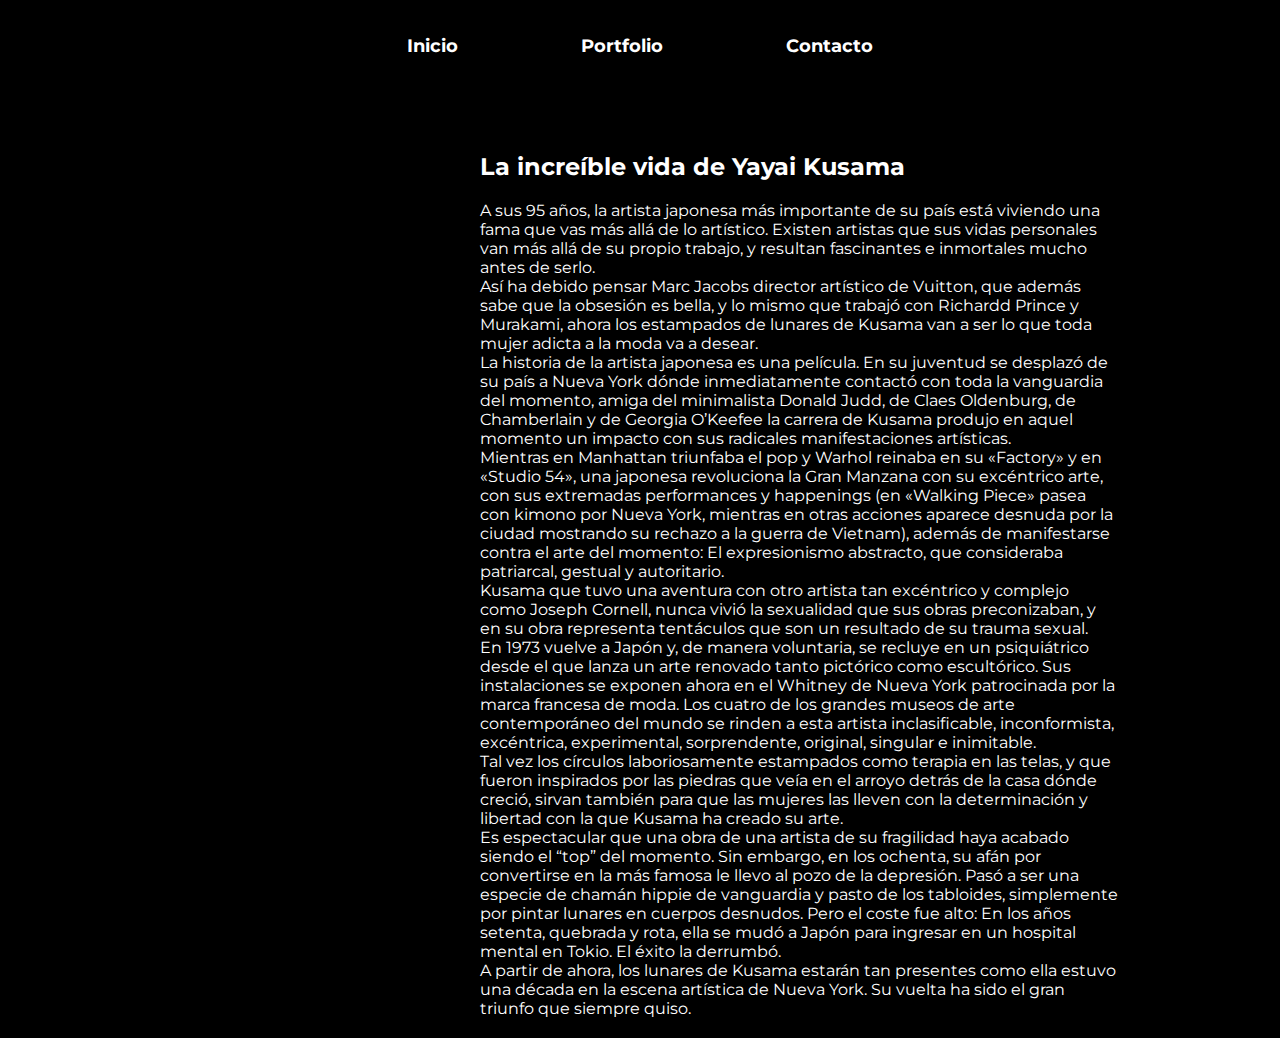
<file: biografia.html>
<!DOCTYPE html>
<html lang="es">

<head>
    <meta charset="UTF-8">
    <meta name="viewport" content="width=device-width, initial-scale=1.0">
    <title>Ejercicio web personal</title>
    <link rel="stylesheet" href="web_personal.css">
    <link rel="preconnect" href="https://fonts.googleapis.com">
    <link rel="preconnect" href="https://fonts.gstatic.com" crossorigin>
    <link href="https://fonts.googleapis.com/css2?family=Montserrat:ital,wght@0,100..900;1,100..900&display=swap"
        rel="stylesheet">
    <link rel="stylesheet" href="web_personal.css">
</head>

<body>

    <nav class="bio">
        <div class="nav_bio">
            <a href="index.html">Inicio</a>
        </div>

        <div class="nav_bio">
            <a href="portfolio.html">Portfolio</a>
        </div>
        <div class="nav_bio">
            <a href="contacto.html">Contacto</a>
        </div>
    </nav>

    <div class=contenedor_2div>
        <div class="imagen_iz">
        </div>

        <div class="biografia_foto">
            <h2>La increíble vida de Yayai Kusama</h2>
            <p>A sus 95 años, la artista japonesa más importante de su país está viviendo una fama que vas más allá de
                lo artístico. Existen artistas que sus vidas personales van más allá de su propio trabajo, y resultan
                fascinantes e inmortales mucho antes de serlo.</p>

            <p>Así ha debido pensar Marc Jacobs director artístico de Vuitton, que además sabe que la obsesión es bella,
                y lo mismo que trabajó con Richardd Prince y Murakami, ahora los estampados de lunares de Kusama van a
                ser lo que toda mujer adicta a la moda va a desear.</p>

            <p>La historia de la artista japonesa es una película. En su juventud se desplazó de su país a Nueva York
                dónde inmediatamente contactó con toda la vanguardia del momento, amiga del minimalista Donald Judd, de
                Claes Oldenburg, de Chamberlain y de Georgia O’Keefee la carrera de Kusama produjo en aquel momento un
                impacto con sus radicales manifestaciones artísticas.</p>

            <p>Mientras en Manhattan triunfaba el pop y Warhol reinaba en su «Factory» y en «Studio 54», una japonesa
                revoluciona la Gran Manzana con su excéntrico arte, con sus extremadas performances y happenings (en
                «Walking Piece» pasea con kimono por Nueva York, mientras en otras acciones aparece desnuda por la
                ciudad mostrando su rechazo a la guerra de Vietnam), además de manifestarse contra el arte del momento:
                El expresionismo abstracto, que consideraba patriarcal, gestual y autoritario.</p>

            <p>Kusama que tuvo una aventura con otro artista tan excéntrico y complejo como Joseph Cornell, nunca vivió
                la sexualidad que sus obras preconizaban, y en su obra representa tentáculos que son un resultado de su
                trauma sexual.</p>

            <p>En 1973 vuelve a Japón y, de manera voluntaria, se recluye en un psiquiátrico desde el que lanza un arte
                renovado tanto pictórico como escultórico. Sus instalaciones se exponen ahora en el Whitney de Nueva
                York patrocinada por la marca francesa de moda. Los cuatro de los grandes museos de arte contemporáneo
                del mundo se rinden a esta artista inclasificable, inconformista, excéntrica, experimental,
                sorprendente, original, singular e inimitable.</p>

            <p>Tal vez los círculos laboriosamente estampados como terapia en las telas, y que fueron inspirados por las
                piedras que veía en el arroyo detrás de la casa dónde creció, sirvan también para que las mujeres las
                lleven con la determinación y libertad con la que Kusama ha creado su arte.</p>

            <p>Es espectacular que una obra de una artista de su fragilidad haya acabado siendo el “top” del momento.
                Sin embargo, en los ochenta, su afán por convertirse en la más famosa le llevo al pozo de la depresión.
                Pasó a ser una especie de chamán hippie de vanguardia y pasto de los tabloides, simplemente por pintar
                lunares en cuerpos desnudos. Pero el coste fue alto: En los años setenta, quebrada y rota, ella se mudó
                a Japón para ingresar en un hospital mental en Tokio. El éxito la derrumbó.</p>

            <p>A partir de ahora, los lunares de Kusama estarán tan presentes como ella estuvo una década en la escena
                artística de Nueva York. Su vuelta ha sido el gran triunfo que siempre quiso.</p>

        </div>



    </div>

















</body>

















</html>
</file>
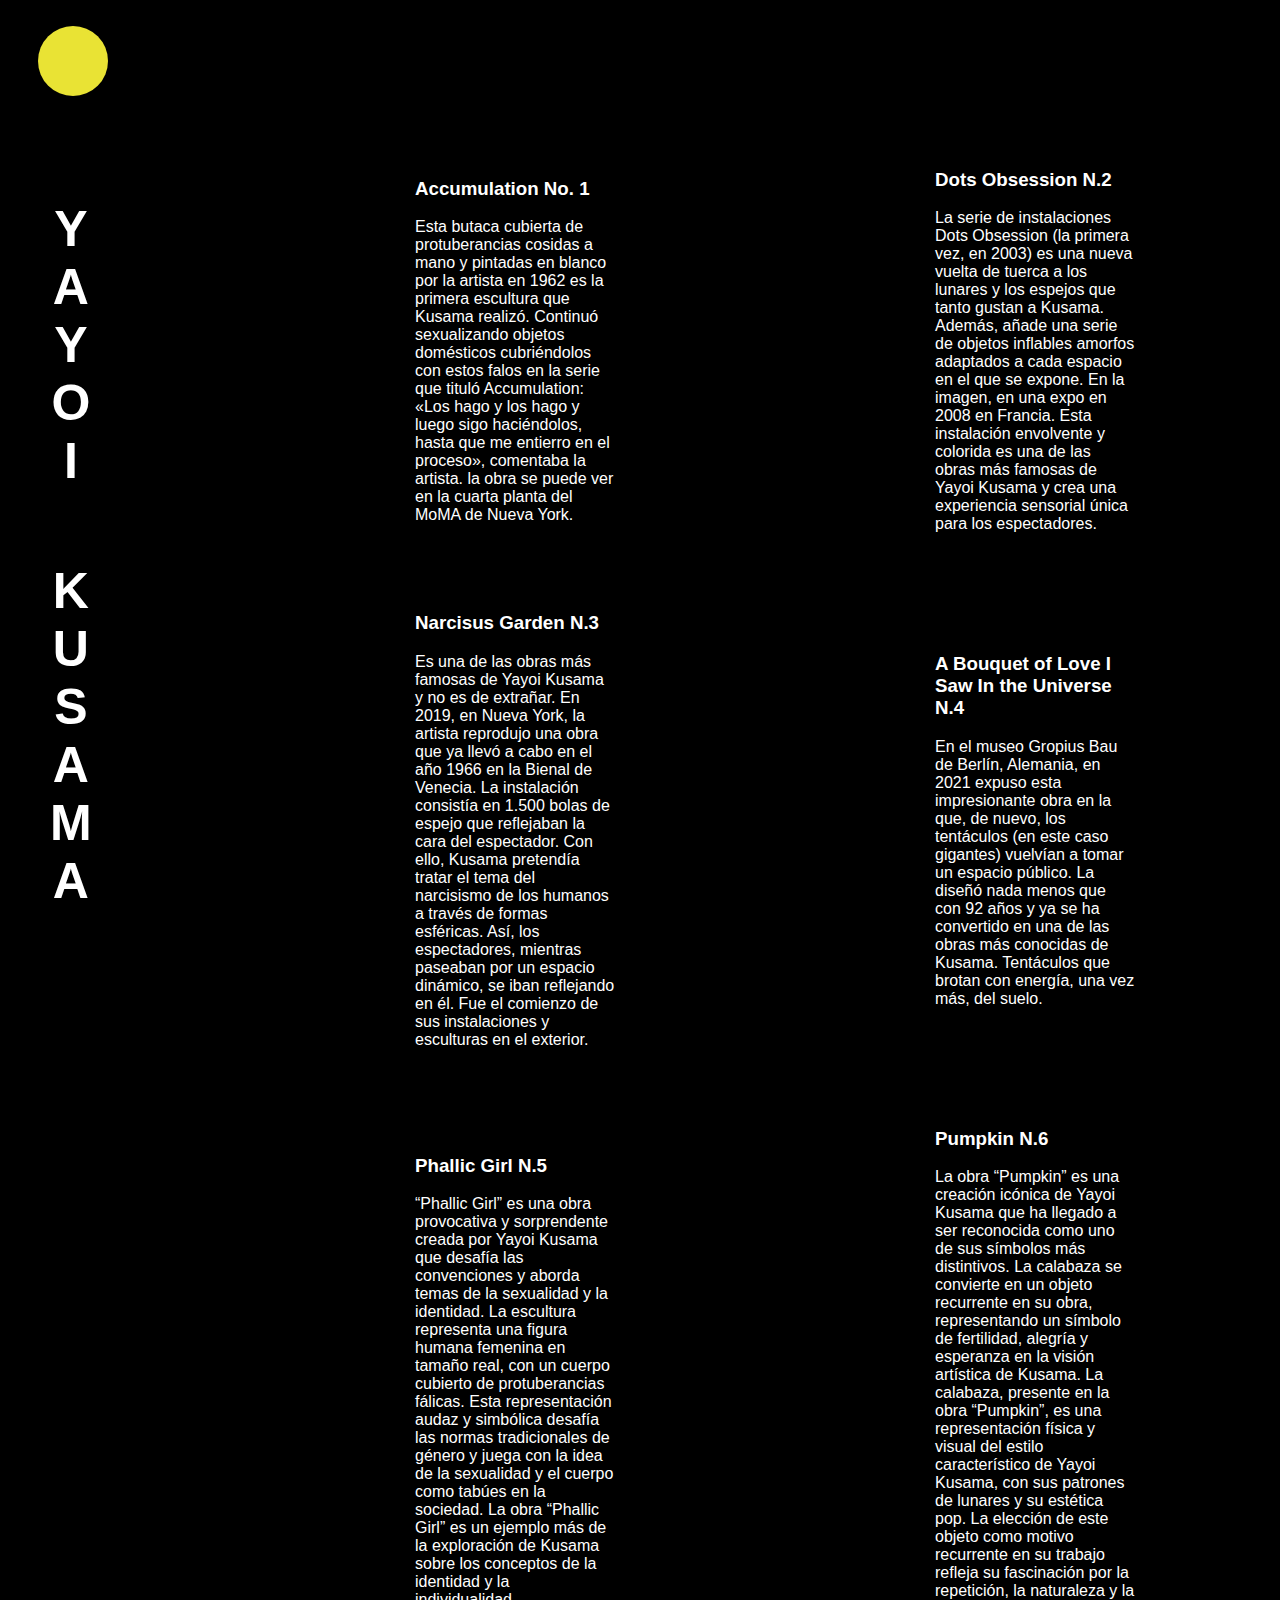
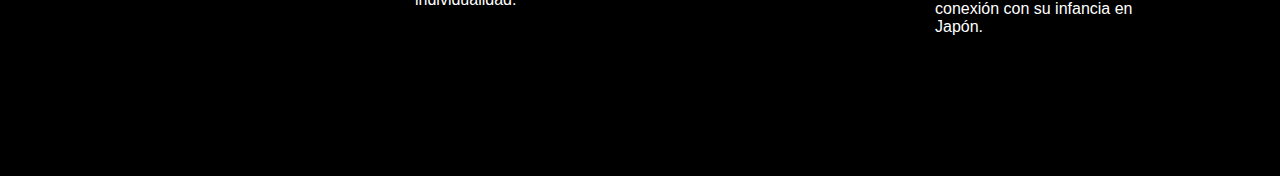
<file: portfolio.html>
<!DOCTYPE html>
<html lang="en">

<head>
    <meta charset="UTF-8">
    <meta name="viewport" content="width=device-width, initial-scale=1.0">
    <title>Portfolio</title>
    <link rel="stylesheet" href="web_personal.css">
</head>

<body>


    <div class="contenedor_portfolio">
        <div class="nav_nombre">
            <nav class="nav_punto_amarillo">
                <div class="punto_amarillo"></div>
                <div class="contenedor_nav">
                    <div class="nav">
                        <a href="index.html">Inicio</a>
                    </div>

                    <div class="nav">
                        <a href="biografia.html">Biografía</a>
                    </div>
                    <div class="nav">
                        <a href="contacto.html">Contacto</a>
                    </div>
                </div>
            </nav>
            <div class="nombre" ;>
                <div class="letra">Y</div>
                <div class="letra">A</div>
                <div class="letra">Y</div>
                <div class="letra">O</div>
                <div class="letra">I</div>
                <br>
                <br>
                <br>
                <br>
                <div class="letra">K</div>
                <div class="letra">U</div>
                <div class="letra">S</div>
                <div class="letra">A</div>
                <div class="letra">M</div>
                <div class="letra">A</div>
            </div>
        </div>


        <div class="cuerpo_portfolio">

            <div class="texto_fuera">
                <div class="foto1"></div>
                <div class="texto">
                    <h3>Accumulation No. 1</h3>
                    <p>Esta butaca cubierta de protuberancias cosidas a mano y pintadas en blanco por la artista en 1962
                        es la primera escultura que Kusama realizó. Continuó sexualizando objetos domésticos
                        cubriéndolos con estos falos en la serie que tituló Accumulation: «Los hago y los hago y luego
                        sigo haciéndolos, hasta que me entierro en el proceso», comentaba la artista. la obra se puede
                        ver en la cuarta planta del MoMA de Nueva York.</p>
                </div>
            </div>

            <div class="texto_fuera">
                <div class="foto2"></div>
                <div class="texto">
                    <h3>Dots Obsession N.2</h3>
                    <p>La serie de instalaciones Dots Obsession (la primera vez, en 2003) es una nueva vuelta de tuerca
                        a los lunares y los espejos que tanto gustan a Kusama. Además, añade una serie de objetos
                        inflables amorfos adaptados a cada espacio en el que se expone. En la imagen, en una expo en
                        2008 en Francia. Esta instalación envolvente y colorida es una de las obras más famosas de Yayoi
                        Kusama y crea una experiencia sensorial única para los espectadores.</p>
                </div>
            </div>

            <div class="texto_fuera">
                <div class="foto3"></div>
                <div class="texto">
                    <h3>Narcisus Garden N.3</h3>
                    <p>Es una de las obras más famosas de Yayoi Kusama y no es de extrañar. En 2019, en Nueva York, la
                        artista reprodujo una obra que ya llevó a cabo en el año 1966 en la Bienal de Venecia. La
                        instalación consistía en 1.500 bolas de espejo que reflejaban la cara del espectador. Con ello,
                        Kusama pretendía tratar el tema del narcisismo de los humanos a través de formas esféricas.
                        Así, los espectadores, mientras paseaban por un espacio dinámico, se iban reflejando en él. Fue
                        el comienzo de sus instalaciones y esculturas en el exterior.</p>
                </div>
            </div>
            <div class="texto_fuera">
                <div class="foto4"></div>
                <div class="texto">
                    <h3>A Bouquet of Love I Saw In the Universe N.4</h3>
                    <p>En el museo Gropius Bau de Berlín, Alemania, en 2021 expuso esta impresionante obra en la que, de nuevo, los tentáculos (en este caso gigantes) vuelvían a tomar un espacio público. La diseñó nada menos que con 92 años y ya se ha convertido en una de las obras más conocidas de Kusama. Tentáculos que brotan con energía, una vez más, del suelo.</p>
                </div>
            </div>

            <div class="texto_fuera">
                <div class="foto5"></div>
                <div class="texto">
                    <h3>Phallic Girl N.5</h3>
                    <p>“Phallic Girl” es una obra provocativa y sorprendente creada por Yayoi Kusama que desafía las convenciones y aborda temas de la sexualidad y la identidad. La escultura representa una figura humana femenina en tamaño real, con un cuerpo cubierto de protuberancias fálicas.

                        Esta representación audaz y simbólica desafía las normas tradicionales de género y juega con la idea de la sexualidad y el cuerpo como tabúes en la sociedad.
                        
                        La obra “Phallic Girl” es un ejemplo más de la exploración de Kusama sobre los conceptos de la identidad y la individualidad. 
                        </p>
                </div>
            </div>

            <div class="texto_fuera">
                <div class="foto6"></div>
                <div class="texto">
                    <h3>Pumpkin N.6</h3>
                    <p>La obra “Pumpkin” es una creación icónica de Yayoi Kusama que ha llegado a ser reconocida como uno de sus símbolos más distintivos. 

                        La calabaza se convierte en un objeto recurrente en su obra, representando un símbolo de fertilidad, alegría y esperanza en la visión artística de Kusama. La calabaza, presente en la obra “Pumpkin”, es una representación física y visual del estilo característico de Yayoi Kusama, con sus patrones de lunares y su estética pop.
                    
                        La elección de este objeto como motivo recurrente en su trabajo refleja su fascinación por la repetición, la naturaleza y la conexión con su infancia en Japón. 
                        </p>
                </div>
            </div>




        </div>

    </div>

</body>

</html>
</file>
<file: web_personal.css>
*,
::after,
::before {
    box-sizing: border-box;
}

body {
    margin: 0px;
    font-family: "Montserrat", sans-serif;
    font-optical-sizing: auto;
    background-color: black;
}

nav {
    display: flex;
    flex-direction: row;
    align-items: center;
    justify-content: space-between;
    flex-wrap: wrap;
    margin: 0px;
    padding: 5px;
}

.logo img {
    height: 160px;
    width: 160px;
    border-radius: 10000px;
    margin: 20px;
}

nav {
    margin-top: 30px;
}

.contenedor_nav_inicio {
    display: flex;
    flex-direction: row;
    justify-content: end;
    flex-wrap: wrap;
    gap: 30px;
    margin-right: 40px;
    background-color: black;
    font-weight: bold;
    background-color: black;
    font-weight: bold;
    margin-left: 36px;
}

.contenedor_nav_inicio a {
    color: white;
    text-decoration: none;
}

.contenedor_nav_inicio a:hover {
    color: #e9e334;
    /*quiero que haga un saltitio al hacer hover*/
}

section {
    width: 600px;
    margin: 60px auto;
    max-width: 100%;
    padding: 10px;
}

.biografia {
    color: white;
    margin: 0px 100px 0px 0px;
    max-width: 100%;
    /* quiero que salga de la izq a la derecha */
}

.biografia_2 {
    color: white;
    margin: 0px 0px 0px 100px;
    max-width: 100%;
    padding: 5px;
    /* quiero que salga de de derecha a izq y se junten en el medio */
}

footer {
    position: relative;
}

footer img {
    position: absolute;
    right: 0px;
    top: 41px;
    left: 0px;
    width: 100%;
    height: 479px;
}


/*AQUÍ EMPIEZA BIOGRAFÍA*/

.bio a:hover {
    color: #e9e334;
    /*quiero que haga un saltitio al hacer hover*/
}

.bio {
    display: flex;
    flex-direction: row;
    align-items: center;
    flex-wrap: wrap;
    width: 600px;
    max-width: 100%;
    margin: 20px auto;
    justify-content: space-around;
    margin-bottom: 70px;
    margin-top: 30px;
}

.bio a {
    display: flex;
    flex-direction: row;
    align-items: center;
    flex-wrap: wrap;
    color: white;
    font-weight: bold;
    text-decoration: none;
    font-size: 18px;
}

.contenedor_2div {
    display: flex;
    flex-direction: row;
    flex-wrap: wrap;
    margin: 20px auto;
    overflow: auto;
    width: 1000px;
    max-width: 100%;

}

.imagen_iz {
    background-image: url(https://cms.guggenheim-bilbao.eus/uploads/2023/06/a0125-copia-1-scaled-1-1920x2491.jpg);
    background-repeat: no-repeat;
    background-size: cover;
    width: 320px;
    max-width: 100%;
    background-position: 92% 77%;


}

.biografia_foto {
    color: white;
    width: 658px;
    max-width: 100%;
    margin-left: 20px;
    padding-right: 20px;
}

.letra {
    text-orientation: sideways;
    color: white;
    font-size: 20px;
    font-weight: bold;
}

/*AQUI EMPIEZA PORTFOLIO*/

.contenedor_portfolio {
    position: relative;
    font-size: 1em;
    display: flex;
}

.nav_punto_amarillo {
    width: 70px;
    height: 70px;
    background-color: #e9e334;
    position: absolute;
    top: -4px;
    left: 38px;
    border-radius: 10000px;
}

.nav_punto_amarillo:hover {
    position: absolute;
    top: 0;
    left: 281px;
    transition: all (3s);
}

.punto_amarillo {
    position: relative;
}

.contenedor_nav {
    position: absolute;
    top: -10px;
    left: -242px;
    display: flex;
    flex-direction: column;
    justify-content: center;
    gap: 20px;
}

.nav a {
    color: white;
    font-weight: bold;
    text-decoration: none;
    font-size: 18px;
}

.nav a:hover {
    color: #e9e334;
}

.nombre {
    display: flex;
    flex-direction: column;
    align-items: center;
    justify-content: center;
    margin-top: 30px;
    position: absolute;
    margin-top: 200px;
    margin-left: 50px;
    position: fixed;
    /*top:60px;
    bottom: 0px;
    left: 0px;
    right: 0px;
    font-size: 30px;*/
}

.letra {
    font-size: 50px;
}

.cuerpo_portfolio {
    /*position: absolute;
    top:190px;
    bottom: 0px;
    left: 0px;
    right: 0px;*/
    display: flex;
    flex-direction: row;
    align-items: center;
    flex-wrap: wrap;
    justify-content: center;
    gap: 50px;
    margin: 140px auto;
    margin-left: 100px;
    max-width: 100%;
    margin-right: 100px;
    width: 1500px;
}

.foto1 {
    width: 200px;
    height: 200px;
    background-image: url(https://hips.hearstapps.com/hmg-prod/images/works-by-yayoi-kusama-on-display-at-the-yayoi-kusama-news-photo-1705398058.jpg?crop=1xw:1xh;center,top&resize=980:*);
    background-repeat: no-repeat;
    background-size: cover;
    border-radius: 10000px;
}

.foto2 {
    width: 200px;
    height: 200px;
    background-image: url(https://hips.hearstapps.com/hmg-prod/images/japanese-artist-yayoi-kusamas-work-called-dots-obsession-news-photo-1660203175.jpg?crop=1xw:1xh;center,top&resize=980:*);
    background-repeat: no-repeat;
    background-size: cover;
    border-radius: 10000px;
}

.foto3 {
    width: 200px;
    height: 200px;
    background-image: url(https://hips.hearstapps.com/hmg-prod/images/person-looks-at-the-art-of-yayoi-kusama-narcissus-garden-news-photo-1675785966.jpg?crop=1xw:1xh;center,top&resize=980:*);
    background-repeat: no-repeat;
    background-size: cover;
    border-radius: 10000px;
}

.foto4 {
    width: 200px;
    height: 200px;
    background-image: url(https://hips.hearstapps.com/hmg-prod/images/an-employee-looks-at-the-sculpture-a-bouquet-of-love-i-saw-news-photo-1660204204.jpg?crop=1xw:1xh;center,top&resize=980:*);
    background-repeat: no-repeat;
    background-size: cover;
    border-radius: 10000px;
}

.foto5 {
    width: 200px;
    height: 200px;
    background-image: url(https://www.lavanguardia.com/files/content_image_mobile_filter/uploads/2023/06/14/6489c326965b5.jpeg);
    background-repeat: no-repeat;
    background-size: cover;
    border-radius: 10000px;
}

.foto6 {
    width: 200px;
    height: 200px;
    background-image: url(https://winegogh.es/wp-content/uploads/2023/07/5-13-1024x683.jpeg.webp);
    background-repeat: no-repeat;
    background-size: cover;
    border-radius: 10000px;
}

.texto {

    max-width: 100%;
    margin-top: 10px;
    color: white;
    display: flex;
    flex-direction: row;
    flex-wrap: wrap;
    font-size: 16px;
    margin-left: 20px;
    width: 200px;
}

.texto_fuera {
    display: flex;
    flex-direction: row;
    align-items: center;
    flex-wrap: wrap;
    margin-left: 50px;

}

p {
    margin: 0px;
}

/*AQUÍ EMPIEZA CONTACTO*/

form {
    margin: 50px;
}

.contenedor_form {
    display: flex;
    flex-direction: column;
    flex-wrap: wrap;
    align-items: center;
    justify-content: center;
    margin: 100px auto;
    box-shadow: 0px 0px 15px 7px #f1c856;
    border-radius: 40px;
    width: 700px;
    max-width: 100%;
    padding: 10px;
    position: relative;
}

.nya {
    display: flex;
    flex-direction: row;
    flex-wrap: wrap;
    align-items: center;
    justify-content: center;
    margin-top: 60px;
    gap: 20px;
}

.contenedorNombreApellido {
    display: flex;
    flex-direction: row;
    flex-wrap: wrap;
    gap: 40px;
    align-items: center;
    justify-content: center;
}

label {
    color: white;
}

input {
    color: black;
    height: 40px;
    border-radius: 15px;
    box-shadow: inset 0px 0px 8px 1px rgb(173, 170, 170);
    padding: 10px;

}

.correo {
    margin-top: 50px;
    display: inline-block;
    width: 100%;
}

.correo input {
    display: inline-block;
    width: 100%;
}

.correo label {
    padding-bottom: 10px;
}

.enviar {
    margin-top: 30px;
}

.contenedor_2 {
    display: flex;
    flex-direction: column;
    flex-wrap: wrap;
    align-items: center;
    justify-content: center;
    border: 1px solid #e9e334;
    width: 800px;
    max-width: 100%;
    margin: 110px auto;
}

.enviar {
    text-align: center;
    padding: 50px;
}

.enviar input {
    color: black;
    text-align: center;
    font-weight: bold;
    font-size: 16px;
}

label {
    display: inline-block;
    width: 60px;
}

.pelota1 {
    width: 50px;
    height: 50px;
    background-color: #e9e334;
    border-radius: 10000px;
    box-shadow: 0px 0px 11px 3px #e9e334;
    position: absolute;
    top: -23px;
    right: 26px;
    z-index: 0;

}

.pelota1_bis {
    width: 50px;
    height: 50px;
    background-color: #e9e334;
    border-radius: 10000px;
    box-shadow: 0px 0px 11px 3px rgb(0, 0, 0);
    position: absolute;
    top: -23px;
    right: 26px;
    z-index: 0;
}

.pelota2 {
    width: 30px;
    height: 30px;
    background-color: #e9e334;
    border-radius: 10000px;
    box-shadow: 4px 6px 15px 8px black;
    position: absolute;
    top: 78px;
    right: -14px;


}

.pelota2_bis {
    width: 30px;
    height: 30px;
    background-color: #e9e334;
    border-radius: 10000px;
    box-shadow: -2px 3px 12px 4px #e9e334;
    position: absolute;
    top: 78px;
    right: -14px;
}

.pelota3 {
    width: 40px;
    height: 40px;
    background-color: #e9e334;
    border-radius: 10000px;
    box-shadow: 0px 0px 15px 7px black;
    position: absolute;
    right: 23px;
    bottom: -13px;
}

.pelota4 {
    width: 10px;
    height: 10px;
    background-color: #e9e334;
    border-radius: 10000px;
    box-shadow: 1px 0px 30px 6px #e9e334;
    position: absolute;
    right: 75px;
    bottom: 65px;
}

.pelota5 {
    width: 20px;
    height: 20px;
    background-color: #e9e334;
    border-radius: 10000px;
    box-shadow: 3px 4px 32px 3px #e9e334;
    position: absolute;
    right: 26px;
    bottom: 135px;
}

.contenedorRedes {
    position: relative;
}

.redesSociales {
    position: absolute;
    bottom: -98px;
    top: 21px;
    border-top: 1px solid #e9e334;
    border-image: linear-gradient(to bottom, #e9e334 0%, #e9e334 100%) 1;
    display: inline;
    width: 100%;
    
}

.redes {
    display: inline-block;
    margin-top: 10px;
}

.redes img {
    width: 30px;
    height: 30px;
    margin: 5px;
}
.copi{
    display: inline-block;
    color: white;
    font-size: 12px;
    position: absolute;
    right: 0px;
    top:21px;
}
</file>
